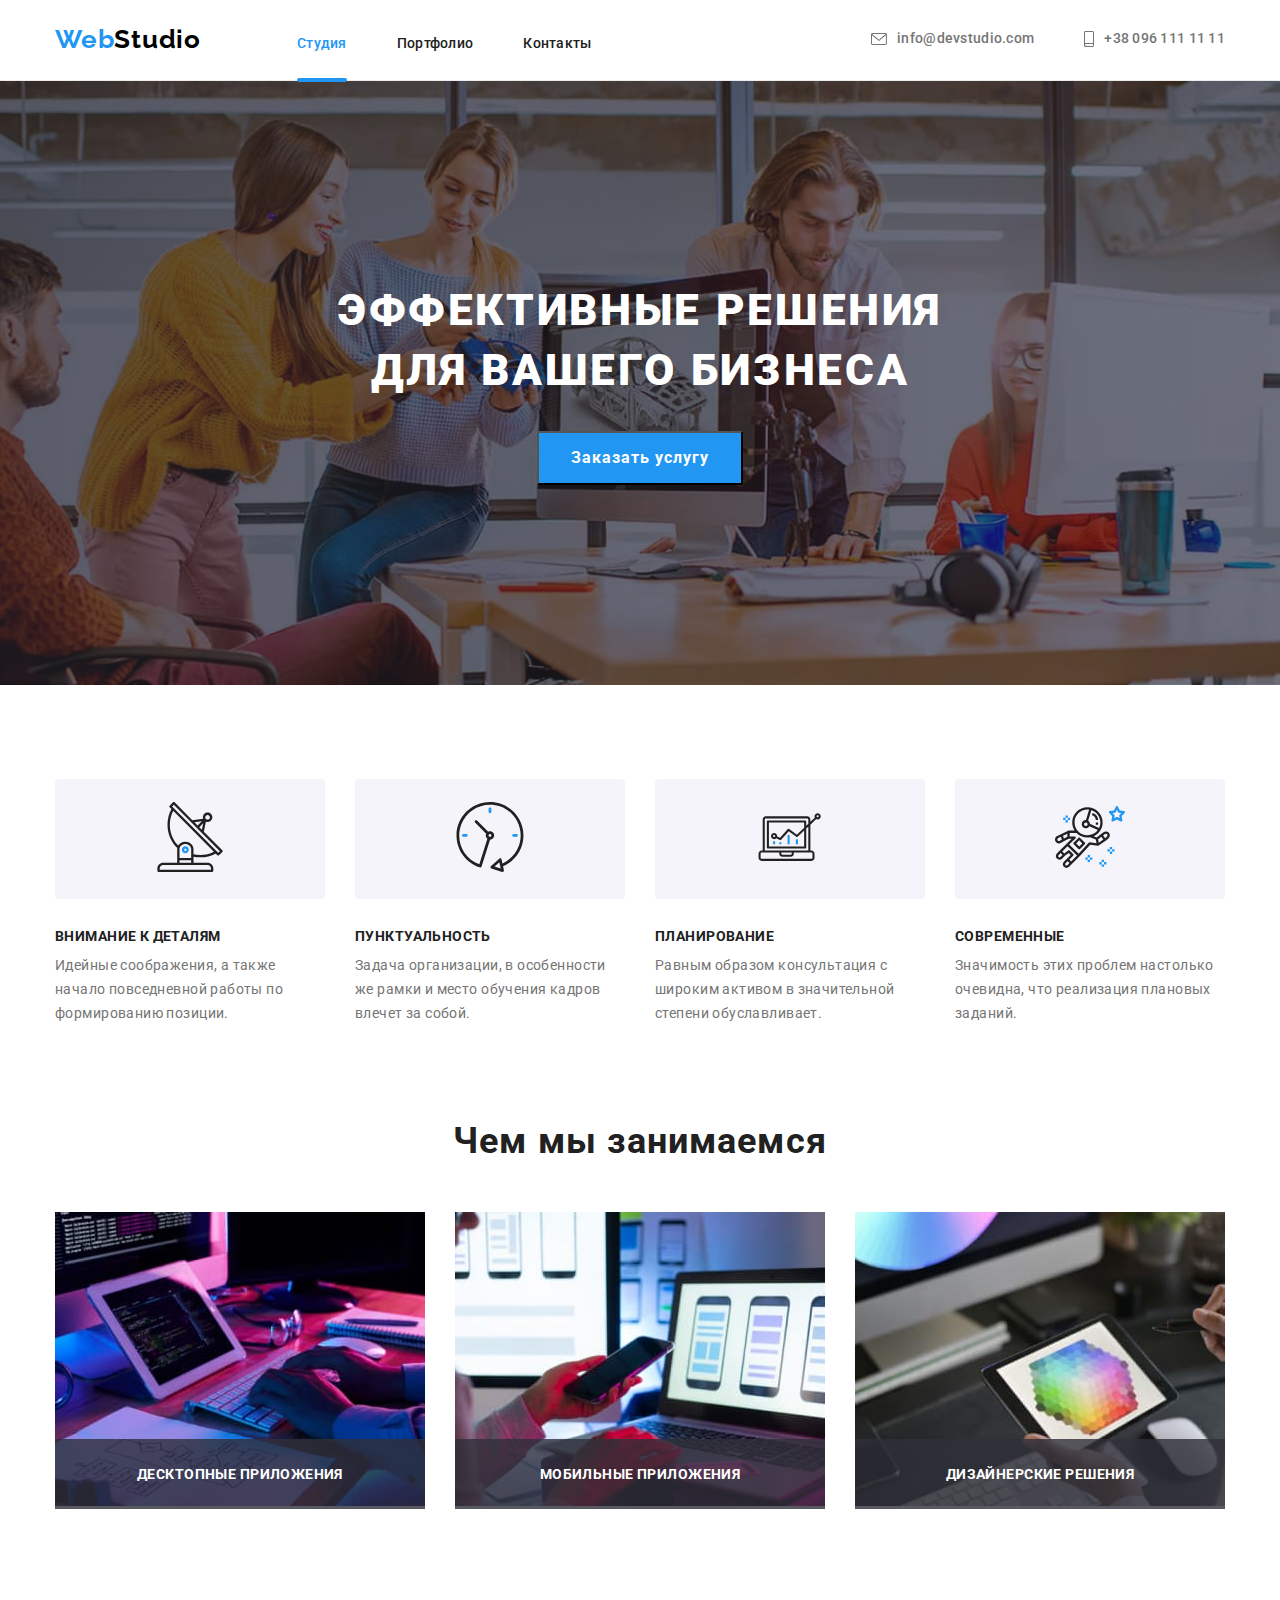
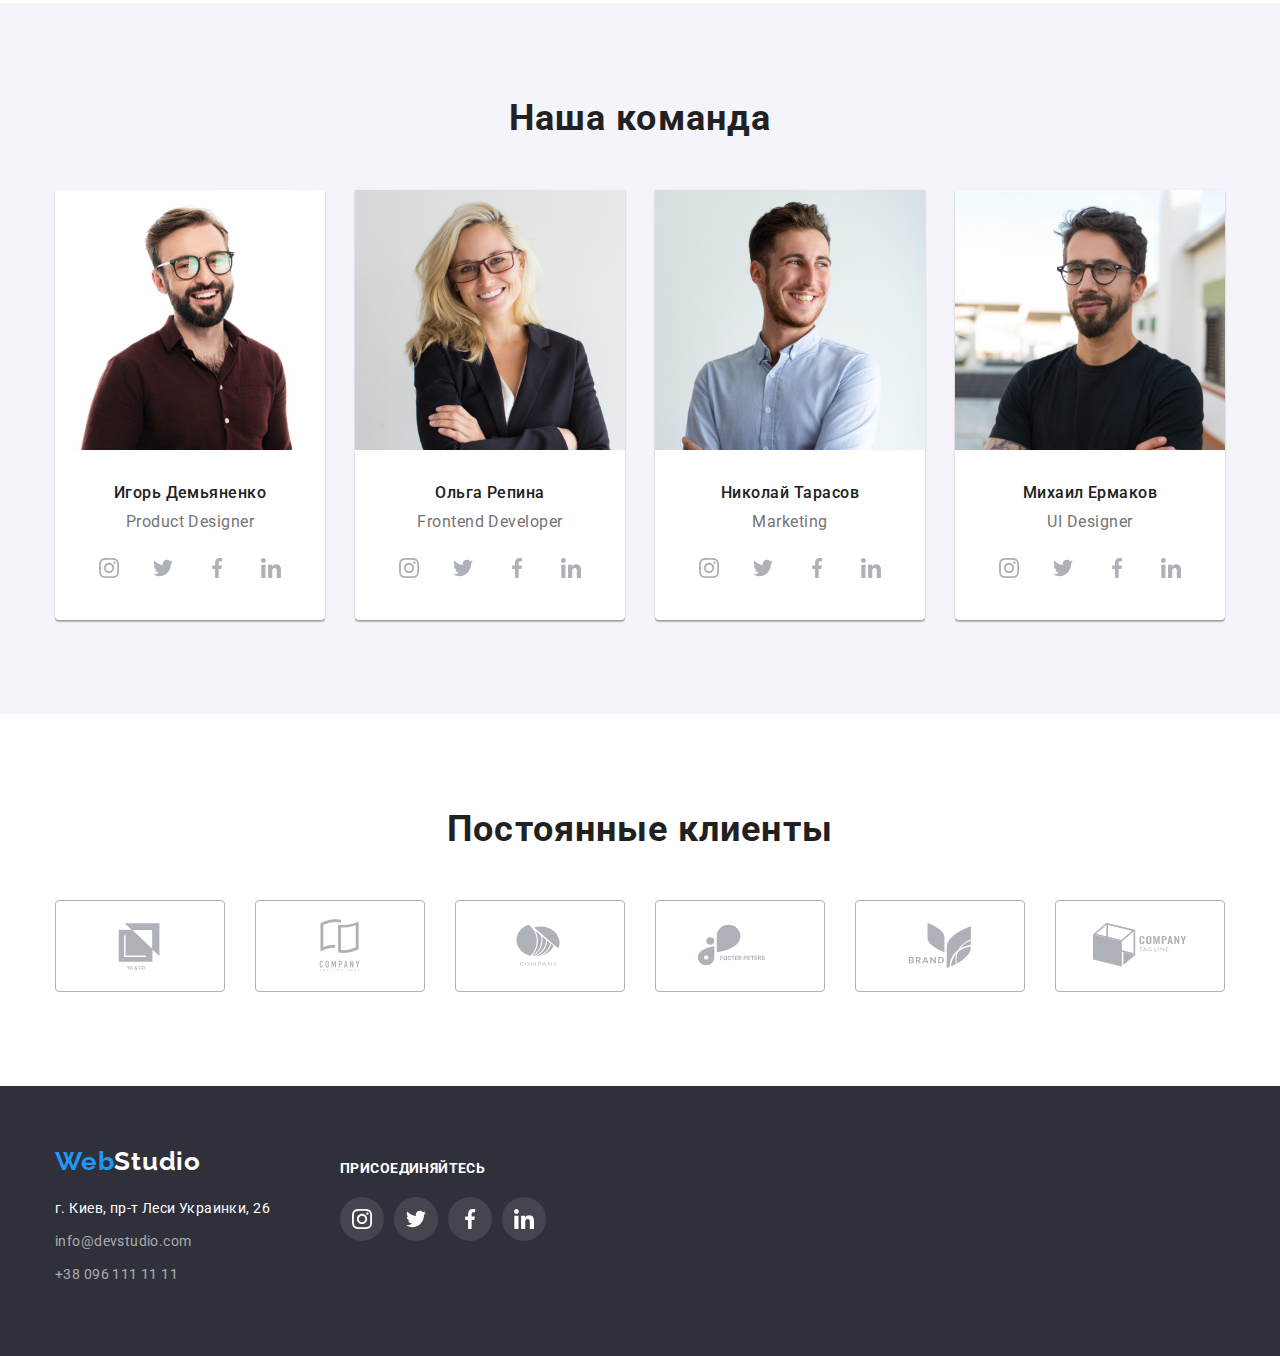
<file: index.html>
<!DOCTYPE html>
<html lang="ru">
  <head>
    <meta charset="UTF-8" />
    <meta http-equiv="X-UA-Compatible" content="IE=edge" />
    <meta name="viewport" content="width=device-width, initial-scale=1.0" />
    <title>Document</title>
    <link rel="preconnect" href="https://fonts.googleapis.com" />
    <link rel="preconnect" href="https://fonts.gstatic.com" crossorigin />
    <link
      href="https://fonts.googleapis.com/css2?family=Raleway:wght@700&family=Roboto:wght@400;500;700;900&display=swap"
      rel="stylesheet"
    />
    <link
      rel="stylesheet"
      href="https://cdnjs.cloudflare.com/ajax/libs/modern-normalize/1.0.0/modern-normalize.min.css"
    />
    <link rel="stylesheet" href="./css/styles.css" />
  </head>

  <body>
    <!--header-->
    <header class="header">
      <div class="container main-nav">
        <nav class="nav">
          <a href="index.html" class="logo-fist"
            >Web<span class="logo-second">Studio</span>
          </a>

          <ul class="list-nav">
            <li class="item">
              <a href="./index.html " class="link current">Студия</a>
            </li>
            <li class="item">
              <a href="./portfolio.html" class="link">Портфолио</a>
            </li>
            <li class="item">
              <a href="./index.html" class="link">Контакты</a>
            </li>
          </ul>
        </nav>

        <ul class="list-contacts">
          <li class="item">
            <a href="mailto:info@devstudio.com" class="link"
              >
              <svg class="icon" width="16" height="12">
                <use href="./images/symbol-defs.svg#envelope"></use>
                </svg>
                info@devstudio.com
              </a
            >
          </li>
          <li class="item">
            <a href="tel:+380961111111" class="link">
              <svg class="icon" width="10" height="16">
                <use href="./images/symbol-defs.svg#smartphone"></use>
                </svg>
                +38 096 111 11 11
            </a>
          </li>
        </ul>
      </div>
    </header>
    <main>
      <!--sectipon-->

      <section class="hero overlay">
        <div class="container">
          <h1 class="hero-name">
            Эффективные решения <br />
            для вашего бизнеса
          </h1>
          <button type="button" class="button" data-modal-open>Заказать услугу</button>
        </div>
      </section>
      <!--Modal-->
     <div class="backdrop is-hidden" data-modal>
       <div class="modal">
         <button type="button" class="close-modal" data-modal-close>
           <svg width="11" height="11" class="close">
             <use href="images/symbol-defs.svg#close"></use>
           </svg>
         </button>
       </div>
     </div>
      <!--peculiarities-->

      <section class="post">
        <div class="container">
          <ul class="post-list">
            <li class="item">
              <div class="icon-box">
              <a href="" class="link">
                <svg class="icon" width="70" height="70">
                   <use href="./images/symbol-defs.svg#antenna"></use>
                </svg>
               </a>  
              </div>
              <h3 class="post-title">Внимание к деталям</h3>
              <p class="post-text">
                Идейные соображения, а также начало повседневной работы по
                формированию позиции.
              </p>
            </li>
            <li class="item">
              <div class="icon-box">
              <a href=""class="link">
                <svg class="icon" width="70" height="70">
                   <use href="./images/symbol-defs.svg#clock"></use>
                </svg>
               </a>
              </div>
              <h3 class="post-title">Пунктуальность</h3>
              <p class="post-text">
                Задача организации, в особенности же рамки и место обучения
                кадров влечет за собой.
              </p>
            </li>
            <li class="item">
              <div class="icon-box">
              <a href=""class="link">
                <svg class="icon" width="70" height="70">
                   <use href="./images/symbol-defs.svg#diagram"></use>
                </svg>
               </a>
              </div>
              <h3 class="post-title">Планирование</h3>
              <p class="post-text">
                Равным образом консультация с широким активом в значительной
                степени обуславливает.
              </p>
            </li>
            <li class="item">
              <div class="icon-box">
              <a href=""class="link">
                <svg class="icon" width="70" height="70">
                   <use href="./images/symbol-defs.svg#astronaut"></use>
                </svg>
               </a>
              </div>
              <h3 class="post-title">Современные</h3>
              <p class="post-text">
                Значимость этих проблем настолько очевидна, что реализация
                плановых заданий.
              </p>
            </li>
          </ul>
        </div>
      </section>

      <!--we doing-->

      <section class="we-doing">
        <div class="container">
          <h2 class="section-name">Чем мы занимаемся</h2>
          <ul class="content-list">
            <li class="item">
             <div class="img-doing" >
                <img
                  src="./images/picture1squoosh.jpg"
                  width="370"
                  alt="notebook"/>
              <div class="label">
                <p class="label-text">Десктопные приложения</p>
              </div>
            </div>
            </li>
            <li class="item">
              <div class="img-doing" >
                <img
                  src="./images/picture2squoosh.jpg"
                  width="370"
                  alt="phone"
                /> 
                <div class="label">
                  <p class="label-text">Мобильные приложения</p>
                </div>
              </div>
            </li>
            <li class="item">
              <div class="img-doing" >
                <img
                  src="./images/picture3squoosh.jpg"
                  width="370"
                  alt="tablet"
                /> 
                <div class="label">
                  <p class="label-text">Дизайнерские решения</p>
                </div>
              </div>
            </li>
          </ul>
        </div>
      </section>
      <!--our team-->

      <section class="team">
        <div class="container">
          <h2 class="section-name">Наша команда</h2>
          <ul class="team-list">
            <li class="item">
              <img
                src="./images/Demayanenko.jpg"
                width="270"
                alt="Демьяненко"
              />
          <div class="team-box">
                <h3 class="box-name">Игорь Демьяненко</h3>
                <p class="box-text">Product Designer</p>  
          <ul class="social-list">
            <li class="list-item">
              <a href="https://www.instagram.com/" class="link">
                <svg class="icon" width="20" height="20">
                <use href="./images/symbol-defs.svg#instagram"></use>
                </svg>
              </a>
            </li>
            <li class="list-item">
          <a href="https://twitter.com/" class="link">
            <svg class="icon" width="20" height="20">
            <use href="./images/symbol-defs.svg#twitter"></use>
            </svg>
          </a> 
            </a>
            </li>
            <li class="list-item">
              <a href="https://facebook.com/" class="link">
                <svg class="icon" width="20" height="20">
                <use href="./images/symbol-defs.svg#facebook"></use>
                </svg>

              </a>
            </li>
            <li class="list-item">
              <a href="https://linkedin.com/" class="link">
                <svg class="icon" width="20" height="20">
                <use href="./images/symbol-defs.svg#linkedin"></use>
                </svg>
              </a>
            </li>
          </ul>
        </div>
            </li>
            <li class="item">
              <img src="./images/Repina.jpg" width="270" alt="Репина" />
              <div class="team-box">
                <h3 class="box-name">Ольга Репина</h3>
                <p class="box-text">Frontend Developer</p>
                  <ul class="social-list">
            <li class="list-item">
              <a href="https://www.instagram.com/" class="link">
                <svg class="icon" width="20" height="20">
                <use href="./images/symbol-defs.svg#instagram"></use>
                </svg>
              </a>
            </li>
            <li class="list-item">
          <a href="https://twitter.com/" class="link">
            <svg class="icon" width="20" height="20">
            <use href="./images/symbol-defs.svg#twitter"></use>
            </svg>
          </a> 
            </a>
            </li>
            <li class="list-item">
              <a href="https://facebook.com/" class="link">
                <svg class="icon" width="20" height="20">
                <use href="./images/symbol-defs.svg#facebook"></use>
                </svg>

              </a>
            </li>
            <li class="list-item">
              <a href="https://linkedin.com/" class="link">
                <svg class="icon" width="20" height="20">
                <use href="./images/symbol-defs.svg#linkedin"></use>
                </svg>
              </a>
            </li>
          </ul>
              </div>
            </li>

            <li class="item">
              <img src="./images/Tarasov.jpg" width="270" alt="Тарасов" />
              <div class="team-box">
                <h3 class="box-name">Николай Тарасов</h3>
                <p class="box-text">Marketing</p>
                  <ul class="social-list">
            <li class="list-item">
              <a href="https://www.instagram.com/" class="link">
                <svg class="icon" width="20" height="20">
                <use href="./images/symbol-defs.svg#instagram"></use>
                </svg>
              </a>
            </li>
            <li class="list-item">
          <a href="https://twitter.com/" class="link">
            <svg class="icon" width="20" height="20">
            <use href="./images/symbol-defs.svg#twitter"></use>
            </svg>
          </a> 
            </a>
            </li>
            <li class="list-item">
              <a href="https://facebook.com/" class="link">
                <svg class="icon" width="20" height="20">
                <use href="./images/symbol-defs.svg#facebook"></use>
                </svg>

              </a>
            </li>
            <li class="list-item">
              <a href="https://linkedin.com/" class="link">
                <svg class="icon" width="20" height="20">
                <use href="./images/symbol-defs.svg#linkedin"></use>
                </svg>
              </a>
            </li>
          </ul>
              </div>
            </li>
            <li class="item">
              <img src="./images/Ermakov.jpg" width="270" alt="Ермаков" />
              <div class="team-box">
                <h3 class="box-name">Михаил Ермаков</h3>
                <p class="box-text">UI Designer</p>
                  <ul class="social-list">
            <li class="list-item">
              <a href="https://www.instagram.com/" class="link">
                <svg class="icon" width="20" height="20">
                <use href="./images/symbol-defs.svg#instagram"></use>
                </svg>
              </a>
            </li>
            <li class="list-item">
          <a href="https://twitter.com/" class="link">
            <svg class="icon" width="20" height="20">
            <use href="./images/symbol-defs.svg#twitter"></use>
            </svg>
          </a> 
            </a>
            </li>
            <li class="list-item">
              <a href="https://facebook.com/" class="link">
                <svg class="icon" width="20" height="20">
                <use href="./images/symbol-defs.svg#facebook"></use>
                </svg>

              </a>
            </li>
            <li class="list-item">
              <a href="https://linkedin.com/" class="link">
                <svg class="icon" width="20" height="20">
                <use href="./images/symbol-defs.svg#linkedin"></use>
                </svg>
              </a>
            </li>
          </ul>
        </div>
            </li>
          </ul>
        </div>
      </section>
      <section class="clients">
        <div class="container">
          <h2 class="section-name">Постоянные клиенты</h2>
          <ul class="clients-list">
            <li class="item">
              <a href="#" class="link">
              <svg class="icon" width="106" height="60">
                <use href="./images/symbol-defs.svg#company"></use>
              </svg>
            </a>
          </li>
          <li class="item">
            <a href="#" class="link">
              <svg class="icon" width="106" height="60">
                <use href="./images/symbol-defs.svg#company-a"></use>
              </svg>
            </a>
          </li>
          <li class="item">
            <a href="#" class="link">
              <svg class="icon" width="106" height="60">
                <use href="./images/symbol-defs.svg#company-b"></use>
              </svg>
            </a>
          </li>
          <li class="item">
            <a href="#" class="link">
              <svg class="icon" width="106" height="60">
                <use href="./images/symbol-defs.svg#company-c"></use>
              </svg>
            </a>
          </li>
          <li class="item">
            <a href="#" class="link">
              <svg class="icon" width="106" height="60">
                <use href="./images/symbol-defs.svg#company-e"></use>
              </svg>
            </a>
          </li>
          <li class="item">
            <a href="#" class="link">
              <svg class="icon" width="106" height="60">
                <use href="./images/symbol-defs.svg#company-d"></use>
              </svg>
            </a>
          </li>
          </ul>
        </div>
      </section>
    </main>
    <!--basement-->
    <footer class="footer">
      <div class="container">
        <div class="info-footer">
        <div class="footer-logo">
          <a href="index.htm" class="logo-third"
            >Web<span class="logo-fourth">Studio</span>
          </a>
        </div>
     
        <address class="address">
          <ul>
            <li>г. Киев, пр-т Леси Украинки, 26</li>
            <li>
              <a href="mailto:info@devstudio.com" class="link"
                >info@devstudio.com</a
              >
            </li>
            <li class="item">
              <a href="tel:+380961111111" class="link">+38 096 111 11 11</a>
            </li>
          </ul> 
        </address>
        </div>
        <section class="network">
          <h3 class="network-name">присоединяйтесь</h3>
          <ul class="network-list">
            <li class="item">
                <a href="https://www.instagram.com/" class="link">
                <svg class="icon" width="20" height="20">
                <use href="./images/symbol-defs.svg#instagram"></use>
                </svg>
              </a>
            </li>
            <li class="item">
              <a href="https://twitter.com/" class="link twitter">
              <svg class="icon" width="20" height="20">
                <use href="./images/symbol-defs.svg#twitter"></use>
               </svg>
              </a>
            </li>
            <li class="item">
              <a href="https://facebook.com/" class="link">
                <svg class="icon" width="20" height="20">
                <use href="./images/symbol-defs.svg#facebook"></use>
                </svg>
              </a>
            </li>
            <li class="item">
             <a href="https://linkedin.com/" class="link">
                <svg class="icon" width="20" height="20">
                <use href="./images/symbol-defs.svg#linkedin"></use>
                </svg>
              </a>
            </li>
          </ul>
        </section>    
       </div> 
     </footer>
    <script src="./js/modal.js"></script> 
  </body>
</html>
</file>
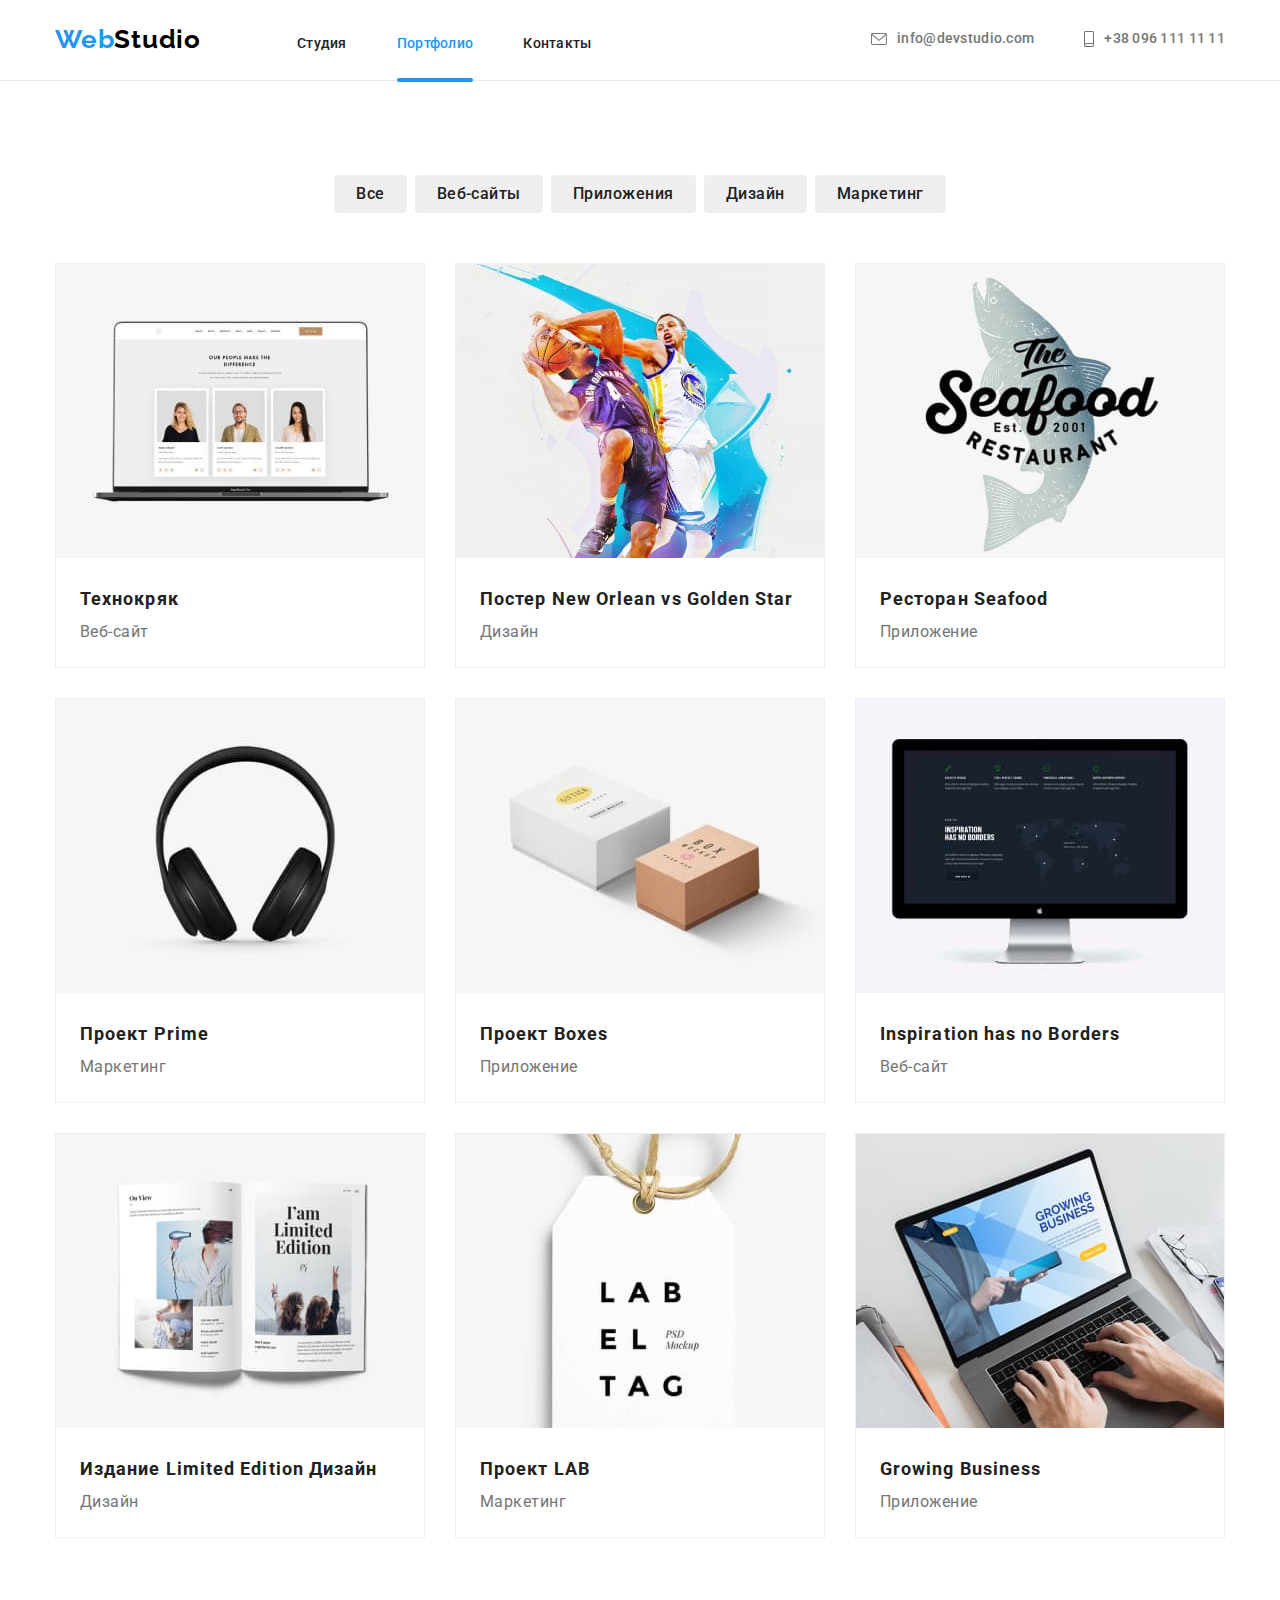
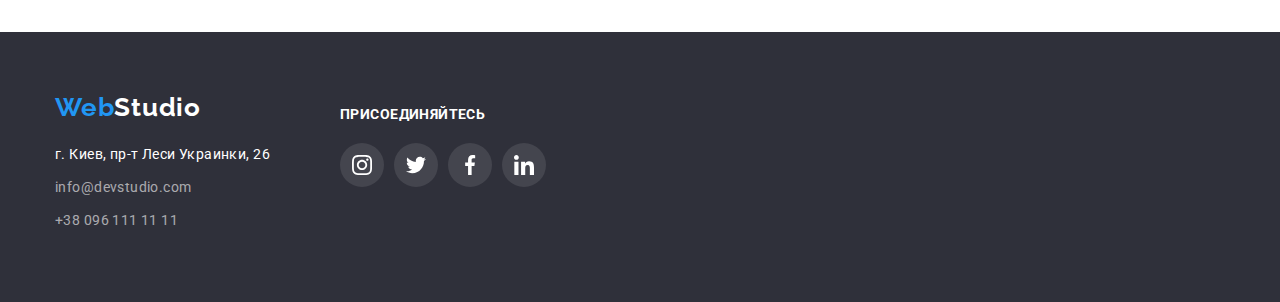
<file: portfolio.html>
<!DOCTYPE html>
<html lang="ru">
  <head>
    <meta charset="UTF-8" />
    <meta http-equiv="X-UA-Compatible" content="IE=edge" />
    <meta name="viewport" content="width=device-width, initial-scale=1.0" />
    <title>Document</title>
    <link rel="preconnect" href="https://fonts.googleapis.com" />
    <link rel="preconnect" href="https://fonts.gstatic.com" crossorigin />
    <link
      href="https://fonts.googleapis.com/css2?family=Raleway:wght@700&family=Roboto:wght@400;500;700;900&display=swap"
      rel="stylesheet"
    />
    <link
      rel="stylesheet"
      href="https://cdnjs.cloudflare.com/ajax/libs/modern-normalize/1.0.0/modern-normalize.min.css"
    />
    <link rel="stylesheet" href="./css/styles.css" />
  </head>

  <body>
    <!--header-->
    <header class="header">
      <div class="container main-nav">
        <nav class="nav">
          <a href="index.html" class="logo-fist"
            >Web<span class="logo-second">Studio</span>
          </a>

          <ul class="list-nav">
            <li class="item">
              <a href="./index.html " class="link">Студия</a>
            </li>
            <li class="item">
              <a href="./portfolio.html" class="link current">Портфолио</a>
            </li>
            <li class="item">
              <a href="./index.html" class="link">Контакты</a>
            </li>
          </ul>
        </nav>

        <ul class="list-contacts">
          <li class="item">
            <a href="mailto:info@devstudio.com" class="link">
              <svg class="icon" width="16" height="12">
                <use href="./images/symbol-defs.svg#envelope"></use>
              </svg>
              info@devstudio.com
            </a>
          </li>
          <li class="item">
            <a href="tel:+380961111111" class="link">
              <svg class="icon" width="10" height="16">
                <use href="./images/symbol-defs.svg#smartphone"></use>
              </svg>
              +38 096 111 11 11
            </a>
          </li>
        </ul>
      </div>
    </header>
    <main class="portfolio-content">
      <section class="portfolio-section">
        <div class="container">
          <ul class="filters">
            <li class="item">
              <button type="button" class="btn">Все</button>
            </li>
            <li class="item">
              <button type="button" class="btn">Веб-сайты</button>
            </li>
            <li class="item">
              <button type="button" class="btn">Приложения</button>
            </li>
            <li class="item">
              <button type="button" class="btn">Дизайн</button>
            </li>
            <li class="item">
              <button type="button" class="btn">Маркетинг</button>
            </li>
          </ul>

          <ul class="soft-list">
            <li class="item">
              <div class="description">
                <img src="./images/laptop.jpg" width="370" alt="laptop" />
                <div class="wrapper">
                  <div class="description-info">
                    Технокряк это современная площадка распространения
                    коронавируса. Компании используют эту платформу для
                    цифрового шпионажа и атак на защищённые сервера конкурентов.
                  </div>
                </div>
              </div>
              <div class="soft-card">
                <h3 class="card-name">Технокряк</h3>
                <p class="card-text">Веб-сайт</p>
              </div>
            </li>
            <li class="item">
              <div class="description">
                <img src="./images/poster.jpg" width="370" alt="poster" />
                <div class="wrapper">
                  <div class="description-info">
                    Технокряк это современная площадка распространения
                    коронавируса. Компании используют эту платформу для
                    цифрового шпионажа и атак на защищённые сервера конкурентов.
                  </div>
                </div>
              </div>
              <div class="soft-card">
                <h3 class="card-name">Постер New Orlean vs Golden Star</h3>
                <p class="card-text">Дизайн</p>
              </div>
            </li>
            <li class="item">
              <div class="description">
                <img
                  src="./images/logo-restaurant.jpg"
                  width="370"
                  alt="restaurant"
                />
                <div class="wrapper">
                  <div class="description-info">
                    Технокряк это современная площадка распространения
                    коронавируса. Компании используют эту платформу для
                    цифрового шпионажа и атак на защищённые сервера конкурентов.
                  </div>
                </div>
              </div>
              <div class="soft-card">
                <h3 class="card-name">Ресторан Seafood</h3>
                <p class="card-text">Приложение</p>
              </div>
            </li>
            <li class="item">
              <div class="description">
                <img
                  src="./images/headphones.jpg"
                  width="370"
                  alt="headphones"
                />
                <div class="wrapper">
                  <div class="description-info">
                    Технокряк это современная площадка распространения
                    коронавируса. Компании используют эту платформу для
                    цифрового шпионажа и атак на защищённые сервера конкурентов.
                  </div>
                </div>
              </div>
              <div class="soft-card">
                <h3 class="card-name">Проект Prime</h3>
                <p class="card-text">Маркетинг</p>
              </div>
            </li>
            <li class="item">
              <div class="description">
                <img src="./images/box.jpg" width="370" alt="box" />
                <div class="wrapper">
                  <div class="description-info">
                    Технокряк это современная площадка распространения
                    коронавируса. Компании используют эту платформу для
                    цифрового шпионажа и атак на защищённые сервера конкурентов.
                  </div>
                </div>
              </div>
              <div class="soft-card">
                <h3 class="card-name">Проект Boxes</h3>
                <p class="card-text">Приложение</p>
              </div>
            </li>
            <li class="item">
              <div class="description">
                <img src="./images/monoblock.jpg" width="370" alt="monoblock" />
                <div class="wrapper">
                  <div class="description-info">
                    Технокряк это современная площадка распространения
                    коронавируса. Компании используют эту платформу для
                    цифрового шпионажа и атак на защищённые сервера конкурентов.
                  </div>
                </div>
              </div>
              <div class="soft-card">
                <h3 class="card-name">Inspiration has no Borders</h3>
                <p class="card-text">Веб-сайт</p>
              </div>
            </li>
            <li class="item">
              <div class="description">
                <img src="./images/book.jpg" width="370" alt="book" />
                <div class="wrapper">
                  <div class="description-info">
                    Технокряк это современная площадка распространения
                    коронавируса. Компании используют эту платформу для
                    цифрового шпионажа и атак на защищённые сервера конкурентов.
                  </div>
                </div>
              </div>
              <div class="soft-card">
                <h3 class="card-name">Издание Limited Edition Дизайн</h3>
                <p class="card-text">Дизайн</p>
              </div>
            </li>
            <li class="item">
              <div class="description">
                <img src="./images/tag.jpg" width="370" alt="tag" />
                <div class="wrapper">
                  <div class="description-info">
                    Технокряк это современная площадка распространения
                    коронавируса. Компании используют эту платформу для
                    цифрового шпионажа и атак на защищённые сервера конкурентов.
                  </div>
                </div>
              </div>
              <div class="soft-card">
                <h3 class="card-name">Проект LAB</h3>
                <p class="card-text">Маркетинг</p>
              </div>
            </li>
            <li class="item">
              <div class="description">
                <img
                  src="./images/working-on-a-laptop.jpg"
                  width="370"
                  alt="working"
                />
                <div class="wrapper">
                  <div class="description-info">
                    Технокряк это современная площадка распространения
                    коронавируса. Компании используют эту платформу для
                    цифрового шпионажа и атак на защищённые сервера конкурентов.
                  </div>
                </div>
              </div>
              <div class="soft-card">
                <h3 class="card-name">Growing Business</h3>
                <p class="card-text">Приложение</p>
              </div>
            </li>
          </ul>
        </div>
      </section>
    </main>
    <footer class="footer">
      <div class="container">
        <div class="info-footer">
          <div class="footer-logo">
            <a href="index.htm" class="logo-third"
              >Web<span class="logo-fourth">Studio</span>
            </a>
          </div>

          <address class="address">
            <ul>
              <li>г. Киев, пр-т Леси Украинки, 26</li>
              <li>
                <a href="mailto:info@devstudio.com" class="link"
                  >info@devstudio.com</a
                >
              </li>
              <li class="item">
                <a href="tel:+380961111111" class="link">+38 096 111 11 11</a>
              </li>
            </ul>
          </address>
        </div>
        <section class="network">
          <h3 class="network-name">присоединяйтесь</h3>
          <ul class="network-list">
            <li class="item">
              <a href="https://www.instagram.com/" class="link">
                <svg class="icon" width="20" height="20">
                  <use href="./images/symbol-defs.svg#instagram"></use>
                </svg>
              </a>
            </li>
            <li class="item">
              <a href="https://twitter.com/" class="link twitter">
                <svg class="icon" width="20" height="20">
                  <use href="./images/symbol-defs.svg#twitter"></use>
                </svg>
              </a>
            </li>
            <li class="item">
              <a href="https://facebook.com/" class="link">
                <svg class="icon" width="20" height="20">
                  <use href="./images/symbol-defs.svg#facebook"></use>
                </svg>
              </a>
            </li>
            <li class="item">
              <a href="https://linkedin.com/" class="link">
                <svg class="icon" width="20" height="20">
                  <use href="./images/symbol-defs.svg#linkedin"></use>
                </svg>
              </a>
            </li>
          </ul>
        </section>
      </div>
    </footer>
  </body>
</html>
</file>
<file: css/styles.css>
:root {
  --primary-text-color: #757575;
  --title-tex-color: #212121;
  --accent-color: #2196f3;
  --primary-white-color: #ffffff;
  --primary-background-color: #e5e5e5;
  --secondary-background-color: #2f303a;
  --primary-icon-color: #afb1b8;
  --transition-timing-function: cubic-bezier(0.4, 0, 0.2, 1);
}
body {
  margin: 0;
  font-family: "Roboto", sans-serif;
  font-size: 14px;
  background-color: var(--primary-white-color);
  color: var(--primary-text-color);
}
html {
  box-sizing: border-box;
}
*,
::before,
::after {
  box-sizing: inherit;
}

a {
  text-decoration: none;
}
a:hover {
  text-decoration: none;
}

ul,
li {
  margin: 0;
  padding: 0;
  list-style-type: none;
}
.img {
  display: block;
}
/*heder*/
.container {
  width: 1200px;
  padding-right: 15px;
  padding-left: 15px;
  margin-left: auto;
  margin-right: auto;
}
.header {
  padding-top: 24px;
  padding-bottom: 25px;
  background: var(--primary-white-color);
  border-bottom: 1px solid #ececec;
}
.main-nav {
  display: flex;
  align-items: center;
}

.logo-fist,
.logo-second {
  display: inline-block;
  margin: 0;
  padding: 0;
  margin-left: auto;

  font-family: Raleway;
  font-weight: 700;
  font-size: 26px;
  line-height: 1.19;
  letter-spacing: 0.03em;
}

.logo-second {
  color: #000000;
}
.logo-fist {
  color: var(--accent-color);
}
.list-nav {
  display: inline-flex;
  margin-left: 93px;
}
.list-nav .item + .item {
  margin-left: 50px;
}

.list-nav .link {
  display: inline-block;
  position: relative;
  font-weight: 500;
  font-size: 14px;
  line-height: 1.14;
  letter-spacing: 0.02em;
  transition: color 250ms var(--transition-timing-function);
  color: var(--title-tex-color);
}
.list-nav .link.current {
  color: var(--accent-color);
}
.current::after {
  content: "";
  display: block;
  position: absolute;
  top: 42px;
  bottom: auto;
  width: 100%;
  height: 4px;
  border-radius: 4px;
  background-color: var(--accent-color);
}

.list-nav .link:hover,
.list-nav .link:focus {
  color: var(--accent-color);
}
.list-contacts {
  display: inline-flex;
  margin-left: auto;
}
.list-contacts .item + .item {
  margin-left: 50px;
}
.list-contacts .link {
  display: flex;
  align-items: center;
  font-weight: 500;
  font-size: 14px;
  line-height: 1.14;
  letter-spacing: 0.02em;
  transition: color 250ms var(--transition-timing-function);
  color: var(--primary-text-color);
}
.list-contacts .icon {
  margin-right: 10px;
  transition: fill 250ms var(--transition-timing-function);
  fill: var(--primary-text-color);
}
.list-contacts a:hover svg,
.list-contacts a:focus svg {
  fill: var(--accent-color);
}

.list-contacts .link:hover,
.list-contacts .link:focus {
  color: var(--accent-color);
  fill: var(--accent-color);
}

/*hero*/
.hero {
  padding-top: 200px;
  padding-bottom: 200px;
  margin: 0 auto;
  text-align: center;
  background: var(--secondary-background-color);
}

/* Img Overlay */

.overlay {
  max-width: 1600px;
  min-height: 600px;
  margin-left: auto;
  margin-right: auto;
  background-image: linear-gradient(
      to right,
      rgba(47, 48, 58, 0.5),
      rgba(47, 48, 58, 0.3)
    ),
    url(../images/img-overlay.jpg);
  background-repeat: no-repeat;
  background-position: center;
  background-size: cover;
}

h1 {
  margin-top: 0px;
  font-weight: 900;
  font-size: 44px;
  line-height: 1.36;
  letter-spacing: 0.06em;
  margin-bottom: 30px;
  text-transform: uppercase;
  color: var(--primary-white-color);
}

.button {
  display: inline-block;
  padding: 10px 32px;
  min-width: 200px;
  font-family: inherit;
  font-weight: 700;
  font-size: 16px;
  line-height: 1.87;
  align-items: center;
  letter-spacing: 0.06em;
  cursor: pointer;
  transition: filter 250ms var(--transition-timing-function);
  color: var(--primary-white-color);
  background-color: var(--accent-color);
}
.button:hover,
.button:focus {
  filter: drop-shadow(0px 4px 4px rgba(0, 0, 0, 0.25));
  border-radius: 4px solid;
}
.button .primary {
  color: var(--title-tex-color);
  background-color: #f5f4fa;
}
.button .secondary {
  color: var(--accent-color);
  background-color: var(--primary-white-color);
}
/*peculiarities*/
.post {
  background: var(--primary-white-color);
  padding-top: 94px;
  padding-bottom: 94px;
}
.post-list {
  display: flex;
  flex-wrap: wrap;
}
.post-list .item {
  width: 270px;
}
.post-list .item + .item {
  margin-left: 30px;
}
.post-title {
  margin: 0;
  padding: 0;
  margin-bottom: 10px;
  font-weight: 700;
  font-size: 14px;
  line-height: 1.14;
  letter-spacing: 0.03em;
  text-transform: uppercase;
  color: var(--title-tex-color);
}
.post-text {
  margin: 0;
  padding: 0;
  font-weight: 400;
  font-size: 14px;
  line-height: 1.71;
  letter-spacing: 0.03em;
  color: var(--primary-text-color);
}
.icon-box {
  display: flex;
  justify-content: center;
  align-items: center;

  width: 270px;
  height: 120px;
  margin-bottom: 30px;
  background: #f5f4fa;
  border-radius: 4px;
}
.icon-box + .icon-box {
  margin-left: 30px;
}

/*we doing */
.we-doing {
  padding-bottom: 94px;
  background: var(--primary-white-color);
}
.content-list {
  display: flex;
  flex-wrap: wrap;
}
.content-list .item + .item {
  margin-left: 30px;
}

.section-name {
  margin: 0 auto;
  margin-bottom: 50px;

  font-weight: 700;
  font-size: 36px;
  text-align: center;
  letter-spacing: 0.03em;
  line-height: 1.17;
  color: var(--title-tex-color);
}
.img-doing {
  position: relative;
}
.label {
  position: absolute;
  display: flex;
  align-items: center;
  justify-content: center;
  width: 370px;
  height: 70px;
  bottom: 0;
  background: rgba(47, 48, 58, 0.8);
}
.label-text {
  margin: 0;
  font-weight: 700;
  font-size: 14px;
  line-height: 1.14px;
  text-align: center;
  letter-spacing: 0.03em;
  text-transform: uppercase;
  color: var(--primary-white-color);
}

/*our team*/
.team {
  padding-top: 94px;
  padding-bottom: 94px;
  background: #f5f4fa;
}
.team-list {
  display: flex;
  flex-wrap: wrap;
}
.team-list .item + .item {
  margin-left: 30px;
}

.team-list .item {
  text-align: center;
  align-items: center;
  background: #ffffff;
  box-shadow: 0px 1px 3px rgba(0, 0, 0, 0.12), 0px 1px 1px rgba(0, 0, 0, 0.14),
    0px 2px 1px rgba(0, 0, 0, 0.2);
  border-radius: 0px 0px 4px 4px;
}
.team-box {
  padding-top: 30px;
  padding-bottom: 30px;
}

.box-name {
  margin: 0;
  margin-bottom: 10px;
  font-weight: 500;
  font-size: 16px;
  line-height: 1.19;
  letter-spacing: 0.03em;
  color: var(--title-tex-color);
}
.box-text {
  margin: 0;
  font-weight: 400;
  font-size: 16px;
  line-height: 1.19;
  letter-spacing: 0.03em;
  color: var(--primary-text-color);
}
.social-list {
  display: flex;
  justify-content: center;
  align-items: center;
  margin-top: 15px;
}
.social-list .list-item + .list-item {
  margin-left: 10px;
}
.social-list .link {
  display: flex;
  justify-content: center;
  align-items: center;
  text-decoration: none;
  width: 44px;
  height: 44px;
  border-radius: 50%;
  transition: background-color 250ms var(--transition-timing-function);
}
.social-list .icon {
  transition: fill 250ms var(--transition-timing-function);
  fill: var(--primary-icon-color);
}

.social-list a:hover svg,
.social-list a:focus svg {
  fill: var(--primary-white-color);
}

.social-list .link:hover,
.social-list .link:focus {
  fill: var(--primary-white-color);
  background-color: var(--accent-color);
}

/*clients*/

.clients {
  padding-top: 94px;
  padding-bottom: 94px;
}
.clients-list {
  display: flex;
  flex-wrap: wrap;
}

.clients .link {
  display: flex;
  justify-content: center;
  align-items: center;
  width: 170px;
  height: 92px;
  border: 1px solid #afb1b8;
  border-radius: 4px;
  transition: color 250ms var(--transition-timing-function),
    border 250ms var(--transition-timing-function);
}
.clients-list .item + .item {
  margin-left: 30px;
}

.clients .icon {
  transition: fill 250ms var(--transition-timing-function);
  fill: var(--primary-icon-color);
}
.clients a:hover svg,
.clients a:focus svg {
  fill: var(--accent-color);
}
.clients .link:hover,
.clients .link:focus {
  border: 1px solid var(--accent-color);
}

/* basement */
.footer {
  display: flex;
  padding-top: 60px;
  padding-bottom: 60px;
  align-items: baseline;
  background: var(--secondary-background-color);
}
.footer-logo {
  margin-bottom: 20px;
}
.logo-third,
.logo-fourth {
  font-family: Raleway;
  font-weight: 700;
  font-size: 26px;
  line-height: 1.19;
  letter-spacing: 0.03em;
}
.logo-third {
  text-decoration: none;
  color: var(--accent-color);
}
.logo-fourth {
  color: var(--primary-white-color);
}

.address li {
  display: block;
  margin: 0;
  margin-bottom: 9px;

  font-style: normal;
  font-weight: 400;
  font-size: 14px;
  line-height: 1.71;
  letter-spacing: 0.03em;
  color: var(--primary-white-color);
}
.address .link {
  display: block;
  margin: 0;

  font-style: normal;
  font-weight: 400;
  font-size: 14px;
  line-height: 1.71;
  letter-spacing: 0.03em;
  color: rgba(255, 255, 255, 0.6);
}
.info-footer {
  float: left;
  margin-right: 70px;
}

/*social networks*/

.network {
  display: flex;
  flex-direction: column;
  margin-top: 15px;
  width: 206px;
}
.network-name {
  margin: 0;
  margin-bottom: 20px;

  font-weight: 700;
  font-size: 14px;
  line-height: 1.14;
  letter-spacing: 0.03em;
  text-transform: uppercase;
  color: var(--primary-white-color);
}

.network-list {
  display: flex;
  flex-wrap: wrap;
}
.network-list .link {
  display: flex;
  justify-content: center;
  align-items: center;
  width: 44px;
  height: 44px;
  border-radius: 50%;
  transition: background 250ms var(--transition-timing-function),
    border 250ms var(--transition-timing-function);
  background: rgba(255, 255, 255, 0.1);
}
.network-list .item + .item {
  margin-left: 10px;
}
.network .icon {
  fill: var(--primary-white-color);
}

.network .link:hover,
.network .link:focus {
  border: 1px solid var(--accent-color);
  background: var(--accent-color);
}

/* Portfolio Page*/
.btn {
  display: block;
  font-family: inherit;
  border-radius: 4px solid;
  border: transparent;
  font-weight: 500;
  font-size: 16px;
  line-height: 1.62;
  text-align: center;
  letter-spacing: 0.03em;
  padding: 6px 22px;
  cursor: pointer;
  transition: color 250ms var(--transition-timing-function),
    background 250ms var(--transition-timing-function),
    box-shadow 250ms var(--transition-timing-function);
  border-radius: 4px;
  color: var(--title-tex-color);
}
.btn:hover,
.btn:focus {
  color: #ffffff;
  background: #2196f3;
  box-shadow: 0px 3px 1px rgba(0, 0, 0, 0.1), 0px 1px 2px rgba(0, 0, 0, 0.08),
    0px 2px 2px rgba(0, 0, 0, 0.12);
}

/*portfolio section*/
.portfolio-section {
  padding-top: 94px;
  padding-bottom: 94px;
}

.filters {
  display: flex;
  align-items: center;
  text-align: center;
  justify-content: center;
  margin-bottom: 50px;
}
.filters .item + .item {
  margin-left: 8px;
}

.soft-list {
  display: flex;
  flex-wrap: wrap;
  margin-right: 0;
  margin-left: 0;
}

.soft-list .item {
  width: calc((100% - 60px) / 3);
  margin-right: 30px;
  margin-bottom: 30px;
}

.soft-list .item {
  transition: box-shadow 250ms var(--transition-timing-function);
  background: #ffffff;
  border: 1px solid #eeeeee;
}
.soft-list .item:nth-child(3n) {
  margin-right: 0;
}
.soft-list .item:nth-last-child(-n + 3) {
  margin-bottom: 0;
}
.soft-list .item:hover {
  border: 1px solid #eeeeee;
  box-shadow: 0px 1px 1px rgba(0, 0, 0, 0.12), 0px 4px 4px rgba(0, 0, 0, 0.06),
    1px 4px 6px rgba(0, 0, 0, 0.16);
}
.soft-card {
  padding-top: 20px;
  padding-bottom: 20px;
  padding-left: 24px;
}
.card-name {
  margin: 0;
  font-weight: 700;
  font-size: 18px;
  line-height: 2;
  letter-spacing: 0.06em;
  color: var(--title-tex-color);
}
.card-text {
  margin: 0;
  font-weight: 400;
  font-size: 16px;
  line-height: 1.87;
  letter-spacing: 0.03em;
  color: var(--primary-text-color);
}
.description {
  position: relative;
  overflow: hidden;
}
.wrapper {
  position: absolute;
  display: block;
  top: 0;
  left: 0;
  width: 100%;
  height: 100%;
  opacity: 0;

  transform: translateY(100%);
  transition: transform 250ms var(--transition-timing-function),
    opacity 750ms var(--transition-timing-function);

  background-color: rgba(33, 150, 243, 0.9);
}
.description-info {
  position: absolute;
  font-size: 18px;
  line-height: 1.56;
  letter-spacing: 0.03em;
  top: 63px;
  left: 24px;
  right: 24px;
  color: #ffffff;
}
.description:hover .wrapper {
  transform: translateY(0);
  opacity: 1;
}
/*Modal*/
.backdrop {
  position: fixed;
  overflow: auto;
  top: 0;
  left: 0;
  width: 100%;
  height: 100%;
  z-index: 1;
  background: rgba(0, 0, 0, 0.2);
  opacity: 1;
  transition: opacity 250ms var(--transition-timing-function);
}
.backdrop.is-hidden {
  opacity: 0;
  pointer-events: none;
  visibility: hidden;
}
.backdrop.is-hidden .modal {
  transform: translate(-50%, -50%) scale(1.1);
}
.modal {
  position: absolute;
  display: block;
  top: 50%;
  left: 50%;
  width: 528px;
  height: 581px;
  transform: translate(-50%, -50%) scale(1);
  transition: transform 250ms var(--transition-timing-function);
  border-radius: 4px;
  background: var(--primary-white-color);
  box-shadow: 0px 1px 3px rgba(0, 0, 0, 0.12), 0px 1px 1px rgba(0, 0, 0, 0.14),
    0px 2px 1px rgba(0, 0, 0, 0.2);
}
.close-modal {
  position: absolute;
  display: flex;
  justify-content: center;
  align-items: center;
  cursor: pointer;
  width: 30px;
  height: 30px;
  top: 8px;
  right: 8px;

  background: var(--primary-white-color);
  border: 1px solid rgba(0, 0, 0, 0.1);
  border-radius: 50%;
}
.close {
  position: absolute;
  display: flex;
  justify-content: center;
  align-items: center;
  fill: #000000;
}
</file>
